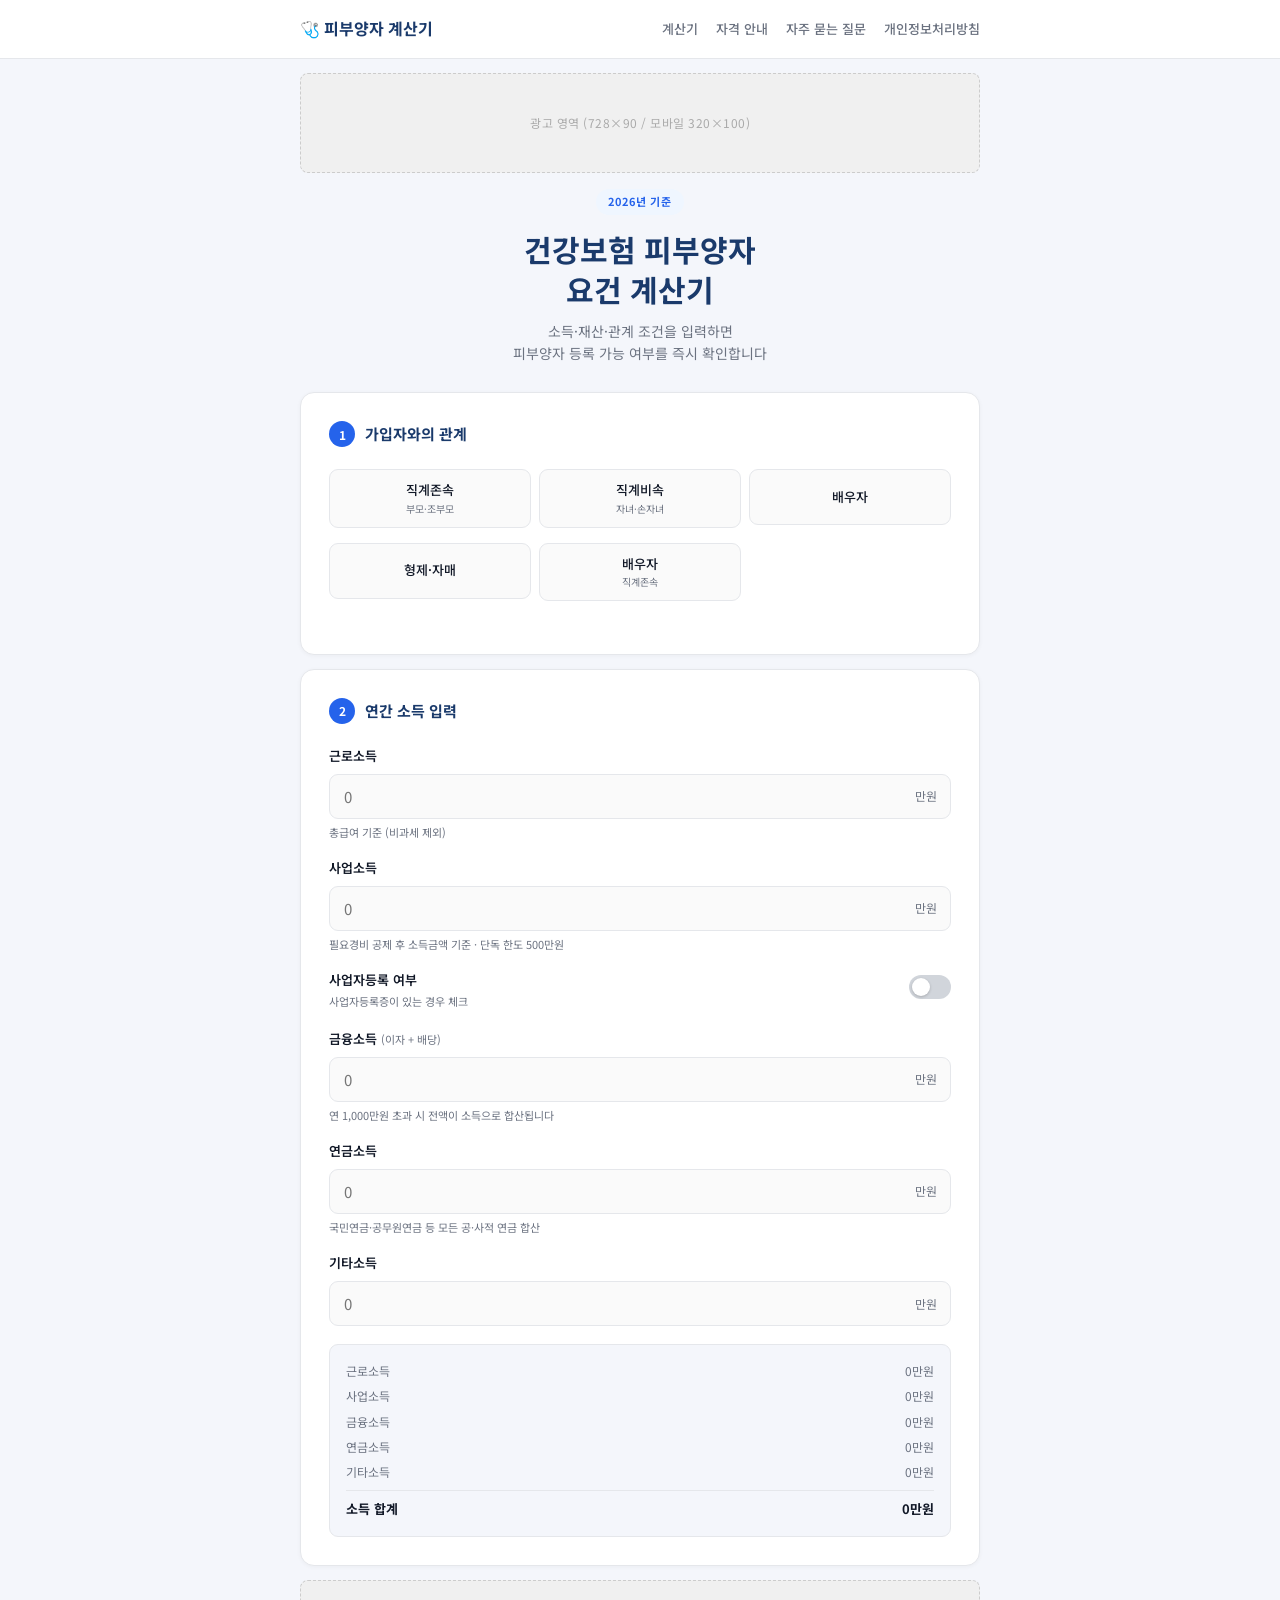
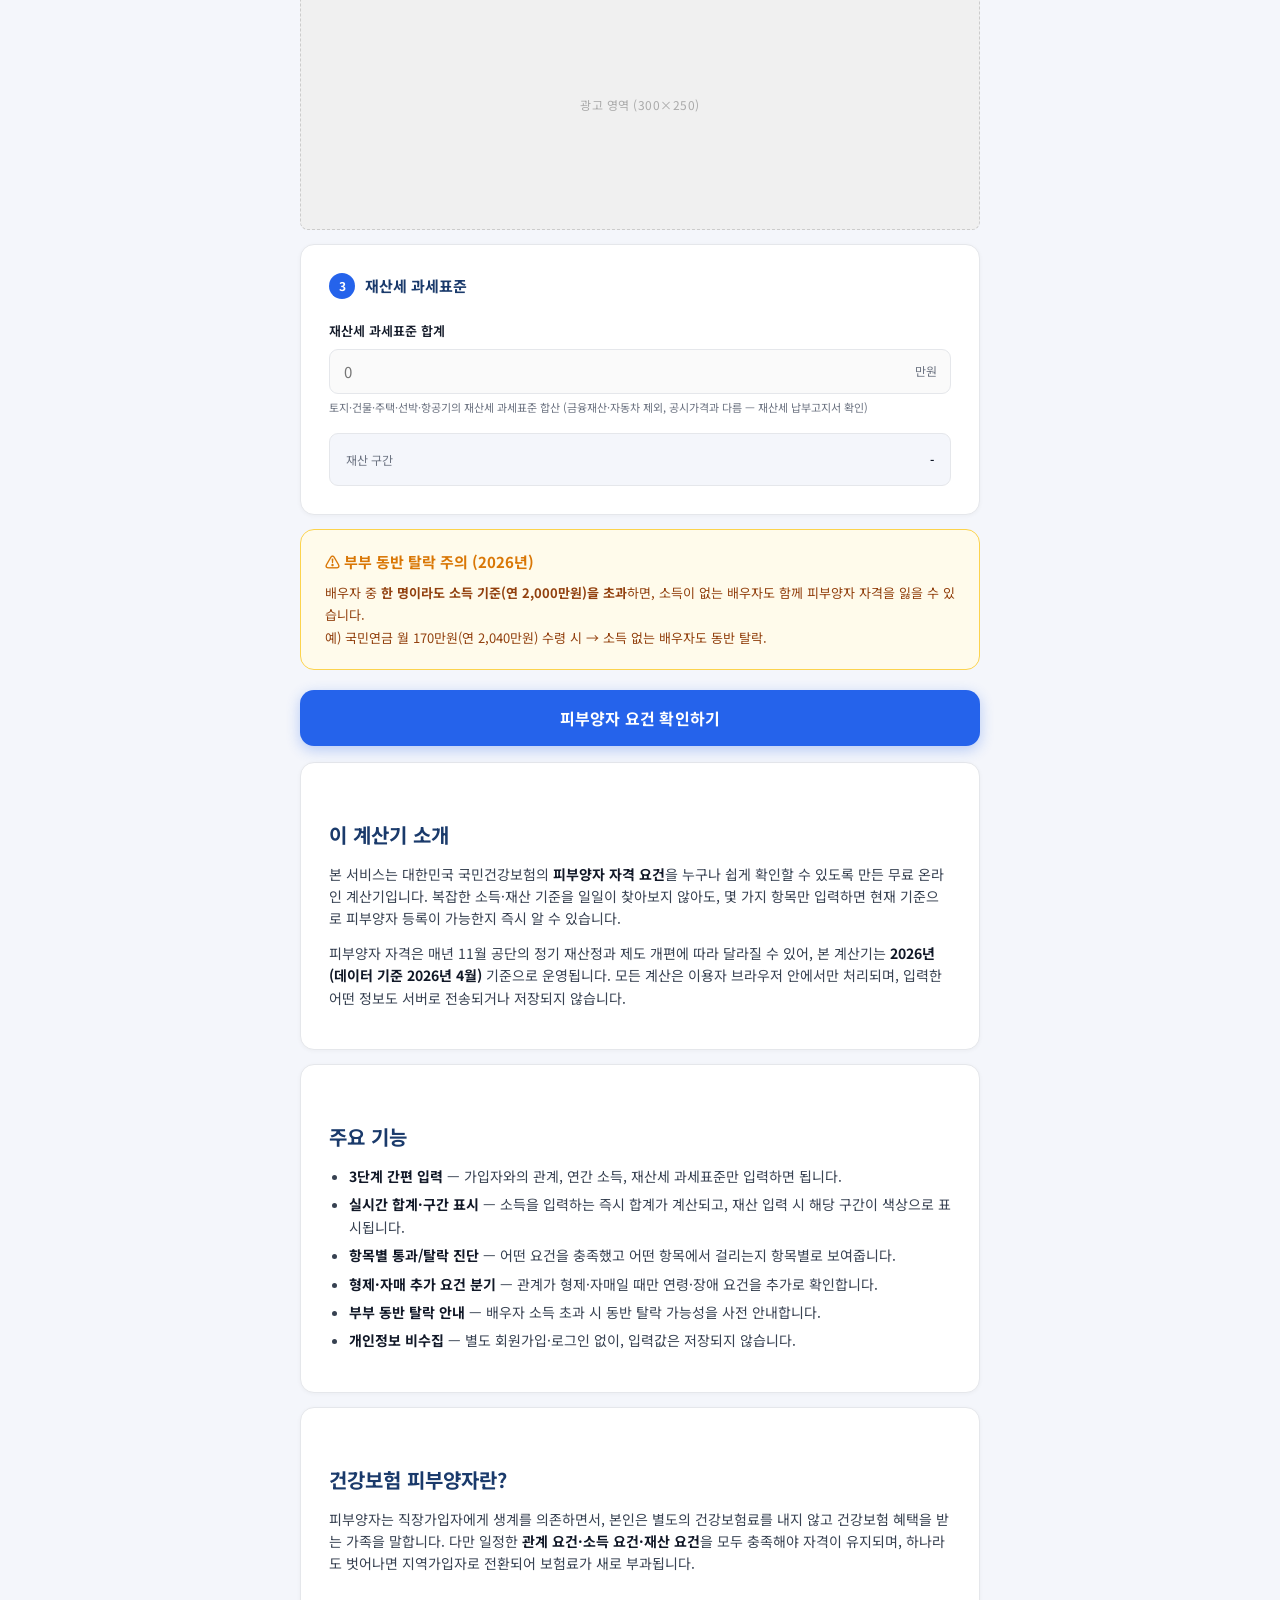
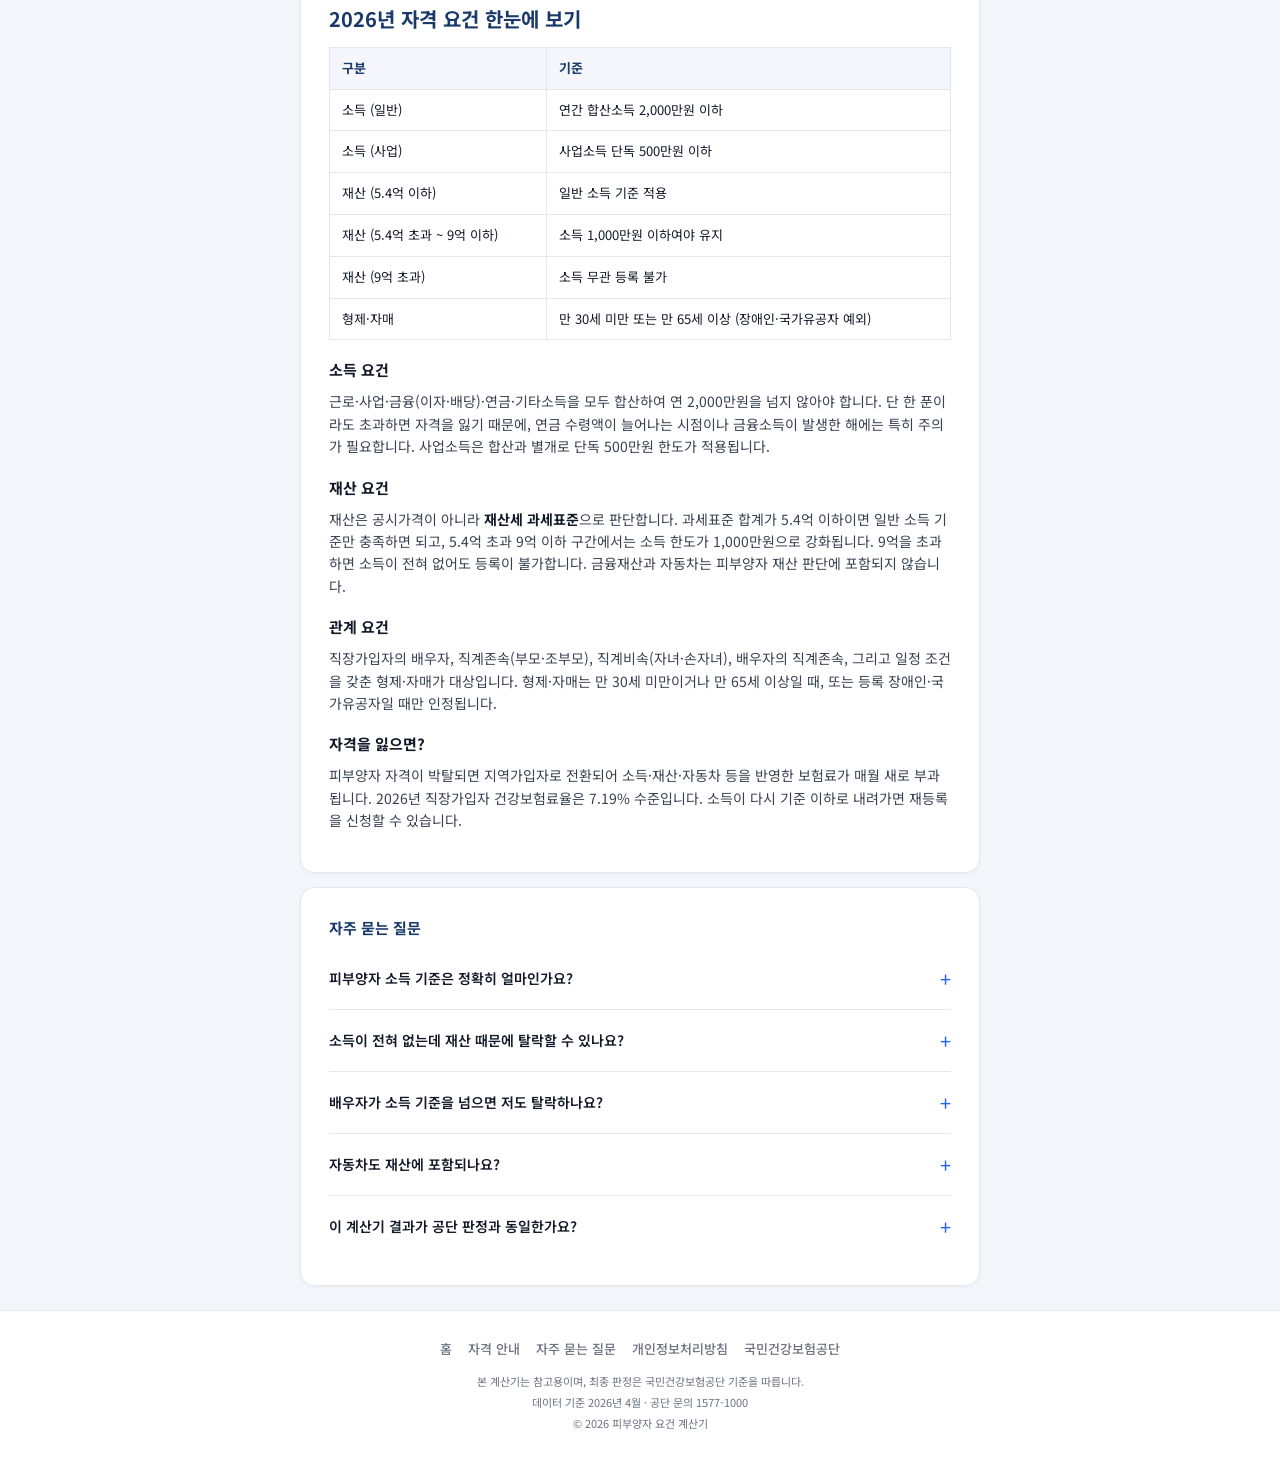
<file: 사이트 테스트/index.html>
<!DOCTYPE html>
<html lang="ko">
<head>
<meta charset="UTF-8">
<meta name="viewport" content="width=device-width, initial-scale=1.0">

<!-- ============================================================
     SEO 메타 태그
     ★ YEAR-SENSITIVE: 매년 업데이트 시 아래 "2026"을 함께 수정하세요.
        (title, description, og, JSON-LD의 연도 — 검색엔진은 정적 텍스트를 읽습니다)
     ============================================================ -->
<title>건강보험 피부양자 요건 계산기 2026 | 소득·재산 자격 조회</title>
<meta name="description" content="2026년 건강보험 피부양자 자격 요건을 소득·재산·관계 입력만으로 즉시 확인하세요. 연 소득 2,000만원·재산세 과세표준 9억 기준 자동 판정, 부부 동반 탈락 안내 포함. 무료.">
<meta name="keywords" content="건강보험 피부양자, 피부양자 자격, 피부양자 요건, 피부양자 계산기, 2026 피부양자, 피부양자 소득 기준, 피부양자 재산 기준, 피부양자 탈락">
<meta name="robots" content="index, follow">
<link rel="canonical" href="https://example.com/">

<!-- Open Graph -->
<meta property="og:type" content="website">
<meta property="og:title" content="건강보험 피부양자 요건 계산기 2026">
<meta property="og:description" content="소득·재산·관계만 입력하면 2026년 피부양자 등록 가능 여부를 즉시 확인. 무료 계산기.">
<meta property="og:url" content="https://example.com/">
<meta property="og:locale" content="ko_KR">
<meta name="twitter:card" content="summary">
<meta name="twitter:title" content="건강보험 피부양자 요건 계산기 2026">
<meta name="twitter:description" content="소득·재산·관계만 입력하면 피부양자 자격을 즉시 확인하는 무료 계산기.">

<link href="https://fonts.googleapis.com/css2?family=Noto+Sans+KR:wght@300;400;500;600;700&display=swap" rel="stylesheet">
<link rel="stylesheet" href="styles.css">

<!-- ============================================================
     Google AdSense (승인 후 client ID 입력 + 주석 해제)
     ============================================================ -->
<!-- <script async src="https://pagead2.googlesyndication.com/pagead/js/adsbygoogle.js?client=ca-pub-XXXXXXXXXXXXXXXX" crossorigin="anonymous"></script> -->

<!-- ============================================================
     구조화 데이터 (JSON-LD) — 검색 리치 결과용
     ★ YEAR-SENSITIVE: 연도/기준 변경 시 함께 수정
     ============================================================ -->
<script type="application/ld+json">
{
  "@context": "https://schema.org",
  "@type": "WebApplication",
  "name": "건강보험 피부양자 요건 계산기",
  "applicationCategory": "FinanceApplication",
  "operatingSystem": "All",
  "offers": { "@type": "Offer", "price": "0", "priceCurrency": "KRW" },
  "description": "2026년 건강보험 피부양자 자격 요건을 소득·재산·관계 입력으로 즉시 확인하는 무료 계산기."
}
</script>
<script type="application/ld+json">
{
  "@context": "https://schema.org",
  "@type": "FAQPage",
  "mainEntity": [
    {
      "@type": "Question",
      "name": "건강보험 피부양자 소득 기준은 얼마인가요?",
      "acceptedAnswer": { "@type": "Answer", "text": "2026년 기준 연간 합산소득(근로·사업·금융·연금·기타)이 2,000만원 이하여야 합니다. 사업소득은 단독으로 연 500만원 이하라는 별도 기준이 적용됩니다." }
    },
    {
      "@type": "Question",
      "name": "재산이 많으면 소득이 없어도 탈락하나요?",
      "acceptedAnswer": { "@type": "Answer", "text": "네. 재산세 과세표준 합계가 9억원을 초과하면 소득과 무관하게 피부양자 자격을 잃습니다. 5.4억 초과 9억 이하 구간은 연 소득 1,000만원 이하여야 유지됩니다." }
    },
    {
      "@type": "Question",
      "name": "배우자가 소득 기준을 넘으면 나도 탈락하나요?",
      "acceptedAnswer": { "@type": "Answer", "text": "부부 중 한 명이라도 소득 기준을 초과하면, 소득이 없는 배우자도 함께 피부양자 자격을 잃을 수 있습니다(부부 동반 탈락)." }
    }
  ]
}
</script>
</head>

<body>

<!-- ── 네비게이션 ── -->
<nav class="site-nav">
  <div class="container">
    <a href="index.html" class="logo">🩺 피부양자 계산기</a>
    <div class="nav-links">
      <a href="#calculator">계산기</a>
      <a href="#guide">자격 안내</a>
      <a href="#faq">자주 묻는 질문</a>
      <a href="privacy.html">개인정보처리방침</a>
    </div>
  </div>
</nav>

<main class="container">

  <!-- 상단 광고 -->
  <div class="ad-slot ad-slot-top">광고 영역 (728×90 / 모바일 320×100)</div>

  <!-- ── 헤더 ── -->
  <header class="page-header">
    <span class="badge"><span data-year>2026</span>년 기준</span>
    <h1>건강보험 피부양자<br>요건 계산기</h1>
    <p>소득·재산·관계 조건을 입력하면<br>피부양자 등록 가능 여부를 즉시 확인합니다</p>
  </header>

  <!-- =========================================================
       계산기
       ========================================================= -->
  <section id="calculator">

    <!-- STEP 1 관계 -->
    <div class="card">
      <div class="card-title"><span class="step-badge">1</span>가입자와의 관계</div>
      <div class="field">
        <div class="radio-group">
          <div class="radio-option">
            <input type="radio" name="relation" id="r-parent" value="직계존속">
            <label for="r-parent">직계존속<small>부모·조부모</small></label>
          </div>
          <div class="radio-option">
            <input type="radio" name="relation" id="r-child" value="직계비속">
            <label for="r-child">직계비속<small>자녀·손자녀</small></label>
          </div>
          <div class="radio-option">
            <input type="radio" name="relation" id="r-spouse" value="배우자">
            <label for="r-spouse">배우자</label>
          </div>
          <div class="radio-option">
            <input type="radio" name="relation" id="r-sibling" value="형제자매">
            <label for="r-sibling">형제·자매</label>
          </div>
          <div class="radio-option">
            <input type="radio" name="relation" id="r-inlaw" value="배우자부모">
            <label for="r-inlaw">배우자<small>직계존속</small></label>
          </div>
        </div>
      </div>
      <div id="sibling-extra" class="conditional">
        <div class="section-divider"><span>형제·자매 추가 확인 항목</span></div>
        <div class="toggle-row">
          <div class="toggle-label-wrap">
            <div class="tl">만 30세 미만 또는 만 65세 이상</div>
            <div class="ts">두 조건 중 하나에 해당하는 경우</div>
          </div>
          <label class="toggle"><input type="checkbox" id="sib-age"><span class="t-slider"></span></label>
        </div>
        <div class="toggle-row">
          <div class="toggle-label-wrap">
            <div class="tl">장애인 또는 국가유공자</div>
            <div class="ts">등록 장애인·보훈 대상자</div>
          </div>
          <label class="toggle"><input type="checkbox" id="sib-disabled"><span class="t-slider"></span></label>
        </div>
      </div>
    </div>

    <!-- STEP 2 소득 -->
    <div class="card">
      <div class="card-title"><span class="step-badge">2</span>연간 소득 입력</div>
      <div class="field">
        <label>근로소득</label>
        <div class="input-wrap"><input type="number" id="inc-work" placeholder="0" min="0"><span class="unit">만원</span></div>
        <div class="hint">총급여 기준 (비과세 제외)</div>
      </div>
      <div class="field">
        <label>사업소득</label>
        <div class="input-wrap"><input type="number" id="inc-biz" placeholder="0" min="0"><span class="unit">만원</span></div>
        <div class="hint">필요경비 공제 후 소득금액 기준 · 단독 한도 <span data-income-business>500만원</span></div>
      </div>
      <div class="field">
        <div class="toggle-row" style="padding:0;border:none;">
          <div class="toggle-label-wrap">
            <div class="tl">사업자등록 여부</div>
            <div class="ts">사업자등록증이 있는 경우 체크</div>
          </div>
          <label class="toggle"><input type="checkbox" id="biz-reg"><span class="t-slider"></span></label>
        </div>
      </div>
      <div class="field">
        <label>금융소득 <span style="font-weight:400;font-size:11px;color:var(--text-secondary)">(이자 + 배당)</span></label>
        <div class="input-wrap"><input type="number" id="inc-fin" placeholder="0" min="0"><span class="unit">만원</span></div>
        <div class="hint">연 1,000만원 초과 시 전액이 소득으로 합산됩니다</div>
      </div>
      <div class="field">
        <label>연금소득</label>
        <div class="input-wrap"><input type="number" id="inc-pension" placeholder="0" min="0"><span class="unit">만원</span></div>
        <div class="hint">국민연금·공무원연금 등 모든 공·사적 연금 합산</div>
      </div>
      <div class="field">
        <label>기타소득</label>
        <div class="input-wrap"><input type="number" id="inc-other" placeholder="0" min="0"><span class="unit">만원</span></div>
      </div>
      <div class="summary-box">
        <div class="summary-row"><span>근로소득</span><span id="s-work">0만원</span></div>
        <div class="summary-row"><span>사업소득</span><span id="s-biz">0만원</span></div>
        <div class="summary-row"><span>금융소득</span><span id="s-fin">0만원</span></div>
        <div class="summary-row"><span>연금소득</span><span id="s-pension">0만원</span></div>
        <div class="summary-row"><span>기타소득</span><span id="s-other">0만원</span></div>
        <div class="summary-row total"><span>소득 합계</span><span id="s-total">0만원</span></div>
      </div>
    </div>

    <!-- 중간 광고 -->
    <div class="ad-slot ad-slot-mid">광고 영역 (300×250)</div>

    <!-- STEP 3 재산 -->
    <div class="card">
      <div class="card-title"><span class="step-badge">3</span>재산세 과세표준</div>
      <div class="field">
        <label>재산세 과세표준 합계</label>
        <div class="input-wrap"><input type="number" id="property" placeholder="0" min="0"><span class="unit">만원</span></div>
        <div class="hint">토지·건물·주택·선박·항공기의 재산세 과세표준 합산 (금융재산·자동차 제외, 공시가격과 다름 — 재산세 납부고지서 확인)</div>
      </div>
      <div class="summary-box">
        <div class="summary-row"><span>재산 구간</span><span id="prop-tier" style="font-weight:600;color:var(--text)">-</span></div>
        <div class="summary-row note" id="prop-note" style="display:none;"><span id="prop-note-text"></span></div>
      </div>
    </div>

    <!-- 부부 동반 탈락 안내 -->
    <div class="callout warn">
      <div class="callout-title">⚠ 부부 동반 탈락 주의 (<span data-year>2026</span>년)</div>
      <p>배우자 중 <strong>한 명이라도 소득 기준(연 <span data-income-general>2,000만원</span>)을 초과</strong>하면, 소득이 없는 배우자도 함께 피부양자 자격을 잃을 수 있습니다.<br>예) 국민연금 월 170만원(연 2,040만원) 수령 시 → 소득 없는 배우자도 동반 탈락.</p>
    </div>

    <button class="btn" id="calc-btn">피부양자 요건 확인하기</button>
    <div id="result" class="result"></div>
    <div class="ad-slot ad-slot-bottom" id="ad-after-result" style="display:none;">광고 영역 (728×90)</div>
  </section>

  <!-- =========================================================
       사이트 소개
       ========================================================= -->
  <section id="about" class="card prose">
    <h2>이 계산기 소개</h2>
    <p>본 서비스는 대한민국 국민건강보험의 <strong>피부양자 자격 요건</strong>을 누구나 쉽게 확인할 수 있도록 만든 무료 온라인 계산기입니다. 복잡한 소득·재산 기준을 일일이 찾아보지 않아도, 몇 가지 항목만 입력하면 현재 기준으로 피부양자 등록이 가능한지 즉시 알 수 있습니다.</p>
    <p>피부양자 자격은 매년 11월 공단의 정기 재산정과 제도 개편에 따라 달라질 수 있어, 본 계산기는 <strong><span data-year>2026</span>년 (데이터 기준 <span data-updated>2026년 4월</span>)</strong> 기준으로 운영됩니다. 모든 계산은 이용자 브라우저 안에서만 처리되며, 입력한 어떤 정보도 서버로 전송되거나 저장되지 않습니다.</p>
  </section>

  <!-- 기능 소개 -->
  <section id="features" class="card prose">
    <h2>주요 기능</h2>
    <ul>
      <li><strong>3단계 간편 입력</strong> — 가입자와의 관계, 연간 소득, 재산세 과세표준만 입력하면 됩니다.</li>
      <li><strong>실시간 합계·구간 표시</strong> — 소득을 입력하는 즉시 합계가 계산되고, 재산 입력 시 해당 구간이 색상으로 표시됩니다.</li>
      <li><strong>항목별 통과/탈락 진단</strong> — 어떤 요건을 충족했고 어떤 항목에서 걸리는지 항목별로 보여줍니다.</li>
      <li><strong>형제·자매 추가 요건 분기</strong> — 관계가 형제·자매일 때만 연령·장애 요건을 추가로 확인합니다.</li>
      <li><strong>부부 동반 탈락 안내</strong> — 배우자 소득 초과 시 동반 탈락 가능성을 사전 안내합니다.</li>
      <li><strong>개인정보 비수집</strong> — 별도 회원가입·로그인 없이, 입력값은 저장되지 않습니다.</li>
    </ul>
  </section>

  <!-- =========================================================
       자격 요건 안내 (콘텐츠)
       ========================================================= -->
  <section id="guide" class="card prose">
    <h2>건강보험 피부양자란?</h2>
    <p>피부양자는 직장가입자에게 생계를 의존하면서, 본인은 별도의 건강보험료를 내지 않고 건강보험 혜택을 받는 가족을 말합니다. 다만 일정한 <strong>관계 요건·소득 요건·재산 요건</strong>을 모두 충족해야 자격이 유지되며, 하나라도 벗어나면 지역가입자로 전환되어 보험료가 새로 부과됩니다.</p>

    <h2><span data-year>2026</span>년 자격 요건 한눈에 보기</h2>
    <table class="criteria-table">
      <thead>
        <tr><th>구분</th><th>기준</th></tr>
      </thead>
      <tbody>
        <tr><td>소득 (일반)</td><td>연간 합산소득 <span data-income-general>2,000만원</span> 이하</td></tr>
        <tr><td>소득 (사업)</td><td>사업소득 단독 <span data-income-business>500만원</span> 이하</td></tr>
        <tr><td>재산 (<span data-prop-tier1>5.4억</span> 이하)</td><td>일반 소득 기준 적용</td></tr>
        <tr><td>재산 (<span data-prop-tier1>5.4억</span> 초과 ~ <span data-prop-tier2>9억</span> 이하)</td><td>소득 <span data-income-reduced>1,000만원</span> 이하여야 유지</td></tr>
        <tr><td>재산 (<span data-prop-tier2>9억</span> 초과)</td><td>소득 무관 등록 불가</td></tr>
        <tr><td>형제·자매</td><td>만 30세 미만 또는 만 65세 이상 (장애인·국가유공자 예외)</td></tr>
      </tbody>
    </table>

    <h3>소득 요건</h3>
    <p>근로·사업·금융(이자·배당)·연금·기타소득을 모두 합산하여 연 <span data-income-general>2,000만원</span>을 넘지 않아야 합니다. 단 한 푼이라도 초과하면 자격을 잃기 때문에, 연금 수령액이 늘어나는 시점이나 금융소득이 발생한 해에는 특히 주의가 필요합니다. 사업소득은 합산과 별개로 단독 <span data-income-business>500만원</span> 한도가 적용됩니다.</p>

    <h3>재산 요건</h3>
    <p>재산은 공시가격이 아니라 <strong>재산세 과세표준</strong>으로 판단합니다. 과세표준 합계가 <span data-prop-tier1>5.4억</span> 이하이면 일반 소득 기준만 충족하면 되고, <span data-prop-tier1>5.4억</span> 초과 <span data-prop-tier2>9억</span> 이하 구간에서는 소득 한도가 <span data-income-reduced>1,000만원</span>으로 강화됩니다. <span data-prop-tier2>9억</span>을 초과하면 소득이 전혀 없어도 등록이 불가합니다. 금융재산과 자동차는 피부양자 재산 판단에 포함되지 않습니다.</p>

    <h3>관계 요건</h3>
    <p>직장가입자의 배우자, 직계존속(부모·조부모), 직계비속(자녀·손자녀), 배우자의 직계존속, 그리고 일정 조건을 갖춘 형제·자매가 대상입니다. 형제·자매는 만 30세 미만이거나 만 65세 이상일 때, 또는 등록 장애인·국가유공자일 때만 인정됩니다.</p>

    <h3>자격을 잃으면?</h3>
    <p>피부양자 자격이 박탈되면 지역가입자로 전환되어 소득·재산·자동차 등을 반영한 보험료가 매월 새로 부과됩니다. <span data-year>2026</span>년 직장가입자 건강보험료율은 <span data-rate>7.19%</span> 수준입니다. 소득이 다시 기준 이하로 내려가면 재등록을 신청할 수 있습니다.</p>
  </section>

  <!-- =========================================================
       FAQ
       ========================================================= -->
  <section id="faq" class="card">
    <div class="card-title" style="margin-bottom:8px;">자주 묻는 질문</div>
    <div class="faq-item">
      <button class="faq-q">피부양자 소득 기준은 정확히 얼마인가요?</button>
      <div class="faq-a">연간 합산소득(근로·사업·금융·연금·기타)이 <span data-income-general>2,000만원</span> 이하여야 합니다. 사업소득은 단독으로 <span data-income-business>500만원</span> 이하라는 별도 기준이 함께 적용됩니다.</div>
    </div>
    <div class="faq-item">
      <button class="faq-q">소득이 전혀 없는데 재산 때문에 탈락할 수 있나요?</button>
      <div class="faq-a">네. 재산세 과세표준 합계가 <span data-prop-tier2>9억</span>을 초과하면 소득과 무관하게 자격을 잃습니다. <span data-prop-tier1>5.4억</span> 초과 <span data-prop-tier2>9억</span> 이하 구간은 연 소득 <span data-income-reduced>1,000만원</span> 이하여야 유지됩니다.</div>
    </div>
    <div class="faq-item">
      <button class="faq-q">배우자가 소득 기준을 넘으면 저도 탈락하나요?</button>
      <div class="faq-a">소득 요건은 부부를 각각 판단하지만, 한 명이라도 소득 기준을 초과하면 다른 배우자도 함께 자격을 잃는 '동반 탈락'이 발생할 수 있습니다.</div>
    </div>
    <div class="faq-item">
      <button class="faq-q">자동차도 재산에 포함되나요?</button>
      <div class="faq-a">피부양자 자격 판단의 재산 요건에는 자동차가 포함되지 않습니다. 다만 지역가입자로 전환된 후 보험료를 산정할 때는 고가 차량이 반영될 수 있습니다.</div>
    </div>
    <div class="faq-item">
      <button class="faq-q">이 계산기 결과가 공단 판정과 동일한가요?</button>
      <div class="faq-a">본 계산기는 일반적인 기준을 바탕으로 한 참고용 도구입니다. 사업자등록 여부, 소득 종류별 세부 산정 등 예외가 많아, 최종 판정은 반드시 국민건강보험공단(<span data-nhis-phone>1577-1000</span>)을 통해 확인하시기 바랍니다.</div>
    </div>
  </section>

</main>

<!-- ── 푸터 ── -->
<footer class="site-footer">
  <div class="container">
    <div class="foot-links">
      <a href="index.html">홈</a>
      <a href="#guide">자격 안내</a>
      <a href="#faq">자주 묻는 질문</a>
      <a href="privacy.html">개인정보처리방침</a>
      <a href="https://www.nhis.or.kr" target="_blank" rel="noopener">국민건강보험공단</a>
    </div>
    <div class="foot-meta">
      본 계산기는 참고용이며, 최종 판정은 국민건강보험공단 기준을 따릅니다.<br>
      데이터 기준 <span data-updated>2026년 4월</span> · 공단 문의 1577-1000<br>
      © <span data-year>2026</span> 피부양자 요건 계산기
    </div>
  </div>
</footer>

<script src="config.js"></script>
<script src="app.js"></script>
</body>
</html>
</file>
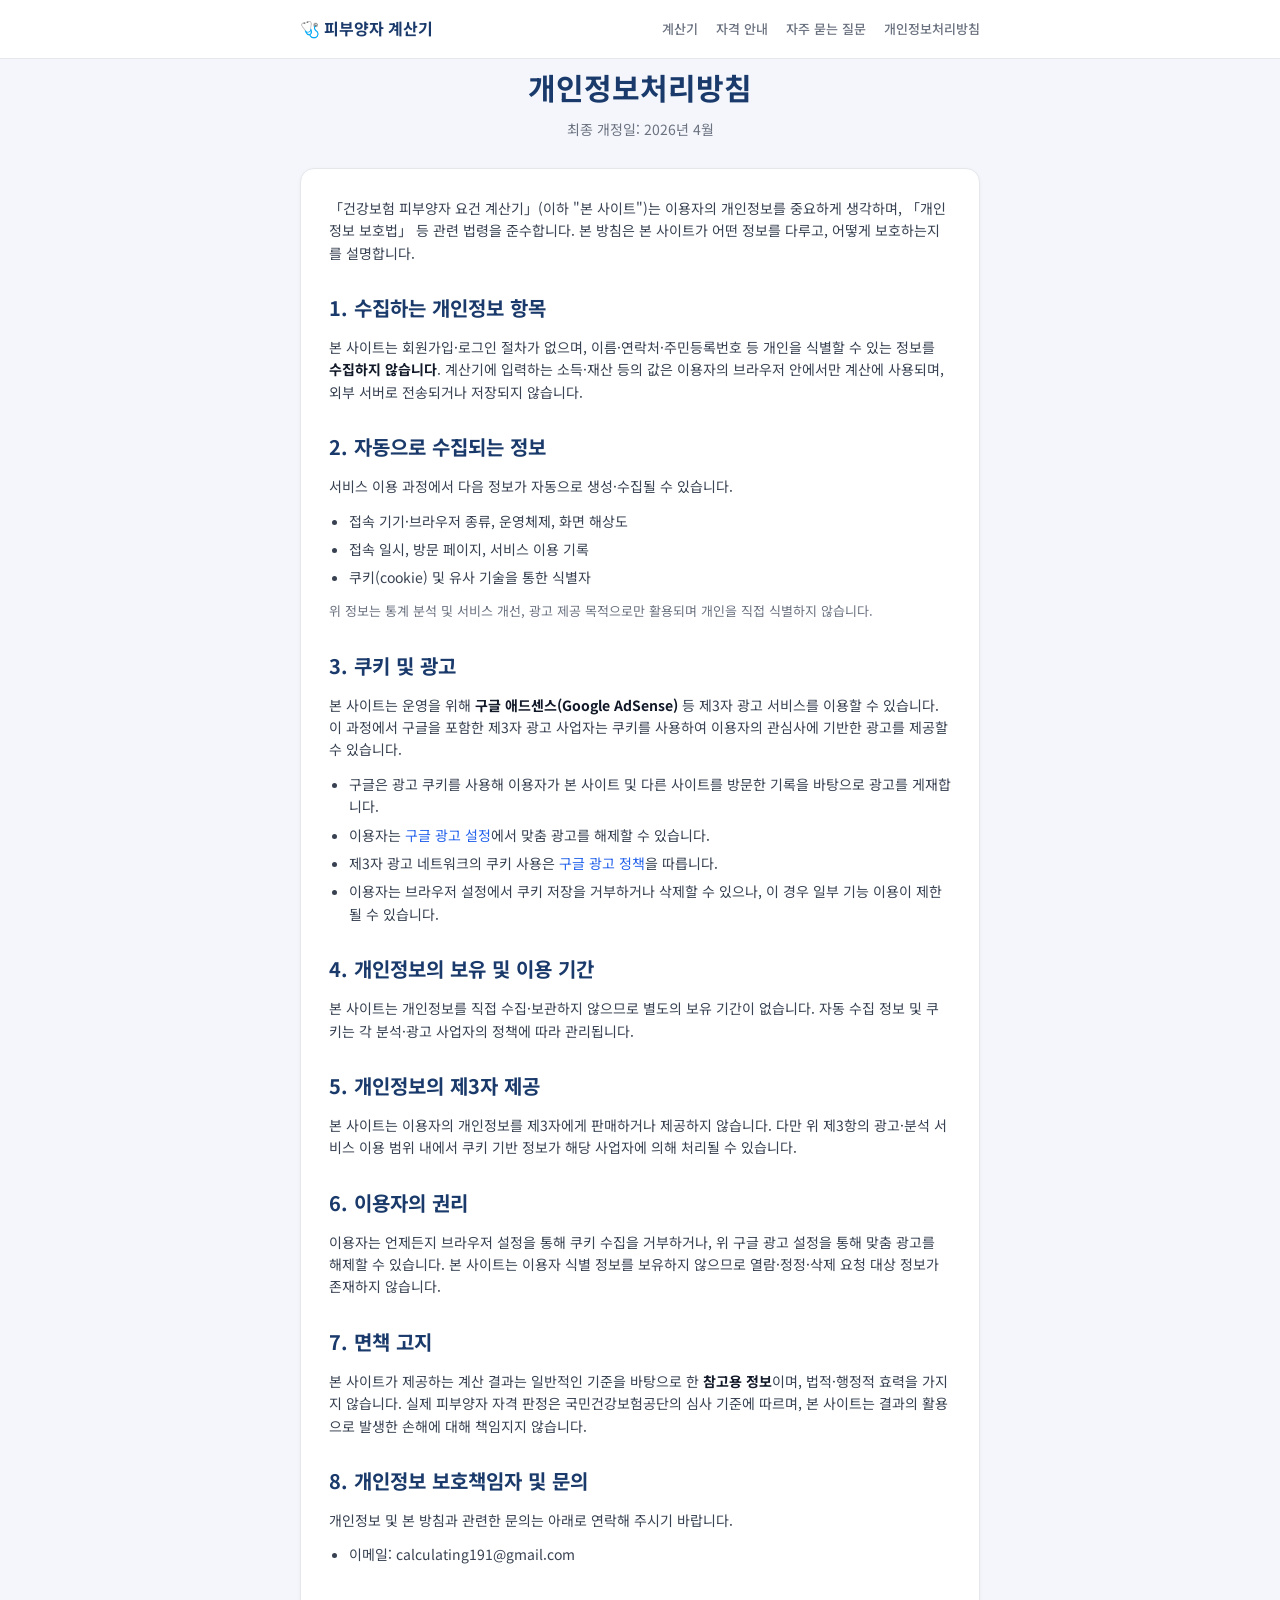
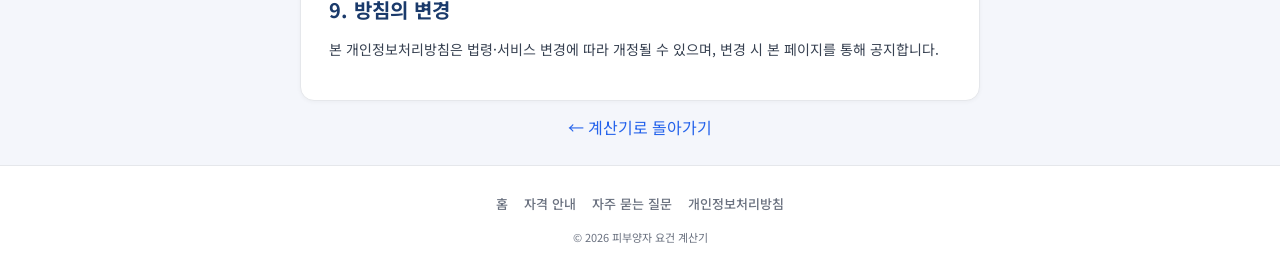
<file: 사이트 테스트/privacy.html>
<!DOCTYPE html>
<html lang="ko">
<head>
<meta charset="UTF-8">
<meta name="viewport" content="width=device-width, initial-scale=1.0">
<title>개인정보처리방침 | 건강보험 피부양자 요건 계산기</title>
<meta name="description" content="건강보험 피부양자 요건 계산기의 개인정보처리방침입니다. 입력 정보 비수집 원칙, 광고(Google AdSense) 쿠키 사용, 이용자 권리를 안내합니다.">
<meta name="robots" content="index, follow">
<link rel="canonical" href="https://example.com/privacy.html">
<link href="https://fonts.googleapis.com/css2?family=Noto+Sans+KR:wght@300;400;500;600;700&display=swap" rel="stylesheet">
<link rel="stylesheet" href="styles.css">
</head>
<body>

<nav class="site-nav">
  <div class="container">
    <a href="index.html" class="logo">🩺 피부양자 계산기</a>
    <div class="nav-links">
      <a href="index.html#calculator">계산기</a>
      <a href="index.html#guide">자격 안내</a>
      <a href="index.html#faq">자주 묻는 질문</a>
      <a href="privacy.html">개인정보처리방침</a>
    </div>
  </div>
</nav>

<main class="container">
  <header class="page-header">
    <h1>개인정보처리방침</h1>
    <p>최종 개정일: <span data-updated>2026년 4월</span></p>
  </header>

  <article class="card prose">
    <p>「건강보험 피부양자 요건 계산기」(이하 "본 사이트")는 이용자의 개인정보를 중요하게 생각하며, 「개인정보 보호법」 등 관련 법령을 준수합니다. 본 방침은 본 사이트가 어떤 정보를 다루고, 어떻게 보호하는지를 설명합니다.</p>

    <h2>1. 수집하는 개인정보 항목</h2>
    <p>본 사이트는 회원가입·로그인 절차가 없으며, 이름·연락처·주민등록번호 등 개인을 식별할 수 있는 정보를 <strong>수집하지 않습니다</strong>. 계산기에 입력하는 소득·재산 등의 값은 이용자의 브라우저 안에서만 계산에 사용되며, 외부 서버로 전송되거나 저장되지 않습니다.</p>

    <h2>2. 자동으로 수집되는 정보</h2>
    <p>서비스 이용 과정에서 다음 정보가 자동으로 생성·수집될 수 있습니다.</p>
    <ul>
      <li>접속 기기·브라우저 종류, 운영체제, 화면 해상도</li>
      <li>접속 일시, 방문 페이지, 서비스 이용 기록</li>
      <li>쿠키(cookie) 및 유사 기술을 통한 식별자</li>
    </ul>
    <p class="muted">위 정보는 통계 분석 및 서비스 개선, 광고 제공 목적으로만 활용되며 개인을 직접 식별하지 않습니다.</p>

    <h2>3. 쿠키 및 광고</h2>
    <p>본 사이트는 운영을 위해 <strong>구글 애드센스(Google AdSense)</strong> 등 제3자 광고 서비스를 이용할 수 있습니다. 이 과정에서 구글을 포함한 제3자 광고 사업자는 쿠키를 사용하여 이용자의 관심사에 기반한 광고를 제공할 수 있습니다.</p>
    <ul>
      <li>구글은 광고 쿠키를 사용해 이용자가 본 사이트 및 다른 사이트를 방문한 기록을 바탕으로 광고를 게재합니다.</li>
      <li>이용자는 <a href="https://www.google.com/settings/ads" target="_blank" rel="noopener">구글 광고 설정</a>에서 맞춤 광고를 해제할 수 있습니다.</li>
      <li>제3자 광고 네트워크의 쿠키 사용은 <a href="https://policies.google.com/technologies/ads" target="_blank" rel="noopener">구글 광고 정책</a>을 따릅니다.</li>
      <li>이용자는 브라우저 설정에서 쿠키 저장을 거부하거나 삭제할 수 있으나, 이 경우 일부 기능 이용이 제한될 수 있습니다.</li>
    </ul>

    <h2>4. 개인정보의 보유 및 이용 기간</h2>
    <p>본 사이트는 개인정보를 직접 수집·보관하지 않으므로 별도의 보유 기간이 없습니다. 자동 수집 정보 및 쿠키는 각 분석·광고 사업자의 정책에 따라 관리됩니다.</p>

    <h2>5. 개인정보의 제3자 제공</h2>
    <p>본 사이트는 이용자의 개인정보를 제3자에게 판매하거나 제공하지 않습니다. 다만 위 제3항의 광고·분석 서비스 이용 범위 내에서 쿠키 기반 정보가 해당 사업자에 의해 처리될 수 있습니다.</p>

    <h2>6. 이용자의 권리</h2>
    <p>이용자는 언제든지 브라우저 설정을 통해 쿠키 수집을 거부하거나, 위 구글 광고 설정을 통해 맞춤 광고를 해제할 수 있습니다. 본 사이트는 이용자 식별 정보를 보유하지 않으므로 열람·정정·삭제 요청 대상 정보가 존재하지 않습니다.</p>

    <h2>7. 면책 고지</h2>
    <p>본 사이트가 제공하는 계산 결과는 일반적인 기준을 바탕으로 한 <strong>참고용 정보</strong>이며, 법적·행정적 효력을 가지지 않습니다. 실제 피부양자 자격 판정은 국민건강보험공단의 심사 기준에 따르며, 본 사이트는 결과의 활용으로 발생한 손해에 대해 책임지지 않습니다.</p>

    <h2>8. 개인정보 보호책임자 및 문의</h2>
    <p>개인정보 및 본 방침과 관련한 문의는 아래로 연락해 주시기 바랍니다.</p>
    <ul>
      <li>이메일: <span data-email>your-email@example.com</span></li>
    </ul>

    <h2>9. 방침의 변경</h2>
    <p>본 개인정보처리방침은 법령·서비스 변경에 따라 개정될 수 있으며, 변경 시 본 페이지를 통해 공지합니다.</p>
  </article>

  <p style="text-align:center;margin-top:8px;"><a href="index.html">← 계산기로 돌아가기</a></p>
</main>

<footer class="site-footer">
  <div class="container">
    <div class="foot-links">
      <a href="index.html">홈</a>
      <a href="index.html#guide">자격 안내</a>
      <a href="index.html#faq">자주 묻는 질문</a>
      <a href="privacy.html">개인정보처리방침</a>
    </div>
    <div class="foot-meta">© <span data-year>2026</span> 피부양자 요건 계산기</div>
  </div>
</footer>

<script src="config.js"></script>
<script>
  // privacy 페이지: config 값으로 라벨 채움 (연도/갱신일/이메일)
  document.addEventListener("DOMContentLoaded", function () {
    document.querySelectorAll("[data-year]").forEach(el => el.textContent = window.CRITERIA.year);
    document.querySelectorAll("[data-updated]").forEach(el => el.textContent = window.CRITERIA.lastUpdated);
    document.querySelectorAll("[data-email]").forEach(el => el.textContent = window.CONTACT.email);
  });
</script>
</body>
</html>
</file>
<file: 사이트 테스트/styles.css>
/* ============================================================================
 *  공유 스타일시트 (styles.css)
 * ============================================================================
 *  모든 페이지(index.html, privacy.html)가 이 파일을 공유합니다.
 *
 *  ▣ 디자인 토큰은 :root 변수로만 관리합니다.
 *    색상/간격/폰트를 바꾸려면 아래 :root 값만 수정하세요.
 *    다른 AI가 같은 디자인으로 페이지를 추가할 때도 이 변수를 사용하면 됩니다.
 *
 *  ▣ 구조: 1)토큰 2)리셋 3)레이아웃 4)헤더/네비 5)콘텐츠/카드
 *          6)폼 요소 7)결과 8)광고슬롯 9)푸터 10)반응형
 * ==========================================================================*/

/* ── 1) 디자인 토큰 ───────────────────────────────────────────────────── */
:root {
  --bg: #f4f6fb;
  --surface: #ffffff;
  --primary: #1a3a6b;
  --accent: #2563eb;
  --accent-hover: #1d4ed8;
  --accent-light: #eff6ff;
  --success: #059669;
  --success-light: #ecfdf5;
  --danger: #dc2626;
  --danger-light: #fef2f2;
  --warning: #d97706;
  --warning-light: #fffbeb;
  --text: #111827;
  --text-secondary: #6b7280;
  --border: #e5e7eb;
  --radius: 14px;
  --radius-sm: 9px;
  --shadow-card: 0 1px 4px rgba(0,0,0,0.04);
  --maxw: 720px;
  --font: 'Noto Sans KR', -apple-system, BlinkMacSystemFont, sans-serif;
}

/* ── 2) 리셋 ─────────────────────────────────────────────────────────── */
* { box-sizing: border-box; margin: 0; padding: 0; }

html { scroll-behavior: smooth; }

body {
  font-family: var(--font);
  background: var(--bg);
  color: var(--text);
  min-height: 100vh;
  line-height: 1.6;
  -webkit-font-smoothing: antialiased;
}

a { color: var(--accent); text-decoration: none; }
a:hover { text-decoration: underline; }

/* ── 3) 레이아웃 ─────────────────────────────────────────────────────── */
.container { max-width: var(--maxw); margin: 0 auto; padding: 0 20px; }

main { padding: 32px 0 60px; }

section { margin-bottom: 16px; }

/* ── 4) 헤더 / 네비게이션 ────────────────────────────────────────────── */
.site-nav {
  background: var(--surface);
  border-bottom: 1px solid var(--border);
  position: sticky; top: 0; z-index: 100;
}
.site-nav .container {
  display: flex; align-items: center; justify-content: space-between;
  height: 58px;
}
.site-nav .logo {
  font-weight: 700; font-size: 16px; color: var(--primary);
  display: flex; align-items: center; gap: 8px;
}
.site-nav .logo:hover { text-decoration: none; }
.site-nav .nav-links { display: flex; gap: 18px; }
.site-nav .nav-links a {
  font-size: 13px; color: var(--text-secondary); font-weight: 500;
}
.site-nav .nav-links a:hover { color: var(--accent); text-decoration: none; }

.page-header { text-align: center; margin: 8px 0 28px; }
.page-header .badge {
  display: inline-block;
  background: var(--accent-light); color: var(--accent);
  font-size: 11px; font-weight: 700;
  padding: 4px 12px; border-radius: 20px;
  margin-bottom: 14px; letter-spacing: 0.8px;
}
.page-header h1 {
  font-size: 30px; font-weight: 700; color: var(--primary);
  line-height: 1.35; margin-bottom: 10px;
}
.page-header p {
  font-size: 14px; color: var(--text-secondary); line-height: 1.6;
}

/* ── 5) 콘텐츠 / 카드 ────────────────────────────────────────────────── */
.card {
  background: var(--surface);
  border-radius: var(--radius);
  border: 1px solid var(--border);
  padding: 28px;
  margin-bottom: 14px;
  box-shadow: var(--shadow-card);
}

.card-title {
  font-size: 15px; font-weight: 700; color: var(--primary);
  margin-bottom: 22px;
  display: flex; align-items: center; gap: 10px;
}
.step-badge {
  width: 26px; height: 26px;
  background: var(--accent); color: #fff;
  border-radius: 50%; font-size: 12px; font-weight: 700;
  display: flex; align-items: center; justify-content: center; flex-shrink: 0;
}

/* 본문 콘텐츠 (소개/FAQ/약관 공통) */
.prose h2 {
  font-size: 20px; color: var(--primary); font-weight: 700;
  margin: 28px 0 12px;
}
.prose h3 {
  font-size: 15px; color: var(--text); font-weight: 700;
  margin: 18px 0 8px;
}
.prose p { font-size: 14px; color: #374151; margin-bottom: 12px; }
.prose ul, .prose ol { margin: 0 0 12px 20px; }
.prose li { font-size: 14px; color: #374151; margin-bottom: 6px; }
.prose strong { font-weight: 700; color: var(--text); }
.prose .muted { color: var(--text-secondary); font-size: 13px; }

/* 기준 요약 테이블 */
.criteria-table { width: 100%; border-collapse: collapse; margin: 12px 0; font-size: 13px; }
.criteria-table th, .criteria-table td {
  border: 1px solid var(--border); padding: 10px 12px; text-align: left;
}
.criteria-table th { background: var(--bg); font-weight: 700; color: var(--primary); }

/* FAQ 아코디언 */
.faq-item { border-bottom: 1px solid var(--border); }
.faq-item:last-child { border-bottom: none; }
.faq-q {
  width: 100%; text-align: left; background: none; border: none;
  font-family: var(--font); font-size: 14px; font-weight: 600; color: var(--text);
  padding: 16px 0; cursor: pointer;
  display: flex; justify-content: space-between; align-items: center; gap: 12px;
}
.faq-q::after { content: '+'; color: var(--accent); font-size: 20px; font-weight: 400; }
.faq-item.open .faq-q::after { content: '−'; }
.faq-a { display: none; padding: 0 0 16px; font-size: 13px; color: #374151; line-height: 1.7; }
.faq-item.open .faq-a { display: block; }

/* ── 6) 폼 요소 ──────────────────────────────────────────────────────── */
.field { margin-bottom: 18px; }
.field:last-child { margin-bottom: 0; }
.field label { display: block; font-size: 13px; font-weight: 600; margin-bottom: 7px; }
.hint { font-size: 11px; color: var(--text-secondary); margin-top: 5px; line-height: 1.5; }

.input-wrap { position: relative; }
.input-wrap input {
  width: 100%; padding: 11px 52px 11px 14px;
  border: 1.5px solid var(--border); border-radius: var(--radius-sm);
  font-size: 15px; font-family: inherit; color: var(--text);
  background: #fafafa; transition: border-color .18s, box-shadow .18s;
  -moz-appearance: textfield;
}
.input-wrap input::-webkit-outer-spin-button,
.input-wrap input::-webkit-inner-spin-button { -webkit-appearance: none; }
.input-wrap input:focus {
  outline: none; border-color: var(--accent);
  box-shadow: 0 0 0 3px rgba(37,99,235,.1); background: #fff;
}
.input-wrap .unit {
  position: absolute; right: 14px; top: 50%; transform: translateY(-50%);
  font-size: 12px; color: var(--text-secondary); pointer-events: none;
}

.radio-group { display: grid; grid-template-columns: repeat(3,1fr); gap: 8px; }
.radio-option { position: relative; }
.radio-option input[type="radio"] { position: absolute; opacity: 0; pointer-events: none; }
.radio-option label {
  display: flex; flex-direction: column; align-items: center; justify-content: center;
  padding: 11px 6px; border: 1.5px solid var(--border); border-radius: var(--radius-sm);
  font-size: 13px; font-weight: 500; cursor: pointer; transition: all .18s;
  text-align: center; line-height: 1.4; min-height: 56px; background: #fafafa;
}
.radio-option label small { font-size: 10px; font-weight: 400; color: var(--text-secondary); margin-top: 2px; }
.radio-option input:checked + label {
  border-color: var(--accent); background: var(--accent-light);
  color: var(--accent); font-weight: 700;
}
.radio-option input:checked + label small { color: var(--accent); opacity: .8; }

.toggle-row {
  display: flex; align-items: center; justify-content: space-between;
  padding: 12px 0; border-bottom: 1px solid var(--border);
}
.toggle-row:last-child { border-bottom: none; }
.toggle-label-wrap .tl { font-size: 13px; font-weight: 600; }
.toggle-label-wrap .ts { font-size: 11px; color: var(--text-secondary); margin-top: 2px; }
.toggle { position: relative; width: 42px; height: 24px; flex-shrink: 0; }
.toggle input { opacity: 0; width: 0; height: 0; position: absolute; }
.t-slider { position: absolute; inset: 0; background: #d1d5db; border-radius: 24px; cursor: pointer; transition: .2s; }
.t-slider::before {
  content: ''; position: absolute; width: 18px; height: 18px; left: 3px; top: 3px;
  background: #fff; border-radius: 50%; transition: .2s; box-shadow: 0 1px 3px rgba(0,0,0,.2);
}
.toggle input:checked + .t-slider { background: var(--accent); }
.toggle input:checked + .t-slider::before { transform: translateX(18px); }

.section-divider { display: flex; align-items: center; gap: 10px; margin: 6px 0 18px; }
.section-divider span {
  font-size: 11px; color: var(--text-secondary); font-weight: 600;
  white-space: nowrap; letter-spacing: .3px;
}
.section-divider::before, .section-divider::after { content: ''; flex: 1; height: 1px; background: var(--border); }

.conditional { display: none; }
.conditional.show { display: block; }

.summary-box {
  background: var(--bg); border-radius: var(--radius-sm);
  padding: 13px 16px; margin-top: 10px; border: 1px solid var(--border);
}
.summary-row { display: flex; justify-content: space-between; font-size: 12px; padding: 3px 0; color: var(--text-secondary); }
.summary-row.total {
  border-top: 1px solid var(--border); margin-top: 6px; padding-top: 8px;
  font-weight: 700; color: var(--text); font-size: 13px;
}
.summary-row.note { margin-top: 6px; padding-top: 6px; border-top: 1px solid var(--border); font-size: 11px; font-style: italic; }

.btn {
  width: 100%; padding: 16px;
  background: var(--accent); color: #fff; border: none; border-radius: var(--radius);
  font-size: 16px; font-weight: 700; font-family: inherit; cursor: pointer;
  transition: background .2s, transform .1s, box-shadow .2s;
  box-shadow: 0 4px 14px rgba(37,99,235,.3); margin-top: 6px; letter-spacing: .2px;
}
.btn:hover { background: var(--accent-hover); box-shadow: 0 6px 18px rgba(37,99,235,.4); }
.btn:active { transform: scale(.99); }

/* ── 7) 결과 ─────────────────────────────────────────────────────────── */
.result { border-radius: var(--radius); padding: 28px; margin-top: 14px; display: none; animation: fadeUp .35s ease; }
@keyframes fadeUp { from { opacity: 0; transform: translateY(10px); } to { opacity: 1; transform: translateY(0); } }
.result.pass    { background: var(--success-light); border: 1.5px solid #6ee7b7; display: block; }
.result.fail    { background: var(--danger-light);  border: 1.5px solid #fca5a5; display: block; }
.result.warning { background: var(--warning-light); border: 1.5px solid #fcd34d; display: block; }
.result-header { display: flex; align-items: center; gap: 14px; margin-bottom: 20px; }
.result-icon {
  width: 44px; height: 44px; border-radius: 50%;
  display: flex; align-items: center; justify-content: center;
  font-size: 20px; font-weight: 700; color: #fff; flex-shrink: 0;
}
.pass .result-icon { background: var(--success); }
.fail .result-icon { background: var(--danger); }
.warning .result-icon { background: var(--warning); }
.result-title { font-size: 19px; font-weight: 700; }
.pass .result-title { color: var(--success); }
.fail .result-title { color: var(--danger); }
.warning .result-title { color: var(--warning); }
.result-sub { font-size: 13px; color: var(--text-secondary); margin-top: 3px; }
.check-list { display: flex; flex-direction: column; }
.check-item { display: flex; align-items: flex-start; gap: 10px; padding: 10px 0; border-bottom: 1px solid rgba(0,0,0,.07); }
.check-item:last-child { border-bottom: none; }
.ci-icon {
  width: 20px; height: 20px; border-radius: 50%;
  display: flex; align-items: center; justify-content: center;
  font-size: 11px; font-weight: 700; color: #fff; flex-shrink: 0; margin-top: 1px;
}
.ci-icon.ok { background: var(--success); }
.ci-icon.ng { background: var(--danger); }
.ci-icon.warn { background: var(--warning); }
.ci-text strong { font-size: 13px; font-weight: 700; display: block; }
.ci-text span { font-size: 12px; color: var(--text-secondary); line-height: 1.5; }
.notice {
  margin-top: 18px; padding: 12px 14px; background: rgba(0,0,0,.04);
  border-radius: 8px; font-size: 11px; color: var(--text-secondary); line-height: 1.8;
}

/* 강조 박스 (부부 동반 탈락 등) */
.callout { border-radius: var(--radius); padding: 20px 24px; margin-bottom: 14px; }
.callout.warn { background: var(--warning-light); border: 1px solid #fcd34d; }
.callout .callout-title { font-size: 15px; font-weight: 700; color: var(--warning); margin-bottom: 8px; }
.callout p { font-size: 13px; color: #92400e; line-height: 1.7; }

/* ── 8) 광고 슬롯 ────────────────────────────────────────────────────── *
 * 애드센스 승인 후: .ad-slot 내부 placeholder를 <ins class="adsbygoogle">로 교체
 * ----------------------------------------------------------------------- */
.ad-slot {
  width: 100%; background: #f0f0f0; border: 1px dashed #ccc; border-radius: 8px;
  display: flex; align-items: center; justify-content: center;
  color: #aaa; font-size: 12px; letter-spacing: .5px; margin: 14px 0; overflow: hidden;
}
.ad-slot-top    { min-height: 100px; }
.ad-slot-mid    { min-height: 250px; }
.ad-slot-bottom { min-height: 100px; }

/* ── 9) 푸터 ─────────────────────────────────────────────────────────── */
.site-footer {
  background: var(--surface); border-top: 1px solid var(--border);
  padding: 28px 0; margin-top: 24px;
}
.site-footer .container { text-align: center; }
.site-footer .foot-links { margin-bottom: 12px; display: flex; gap: 16px; justify-content: center; flex-wrap: wrap; }
.site-footer .foot-links a { font-size: 13px; color: var(--text-secondary); font-weight: 500; }
.site-footer .foot-meta { font-size: 11px; color: var(--text-secondary); line-height: 1.9; }

/* ── 10) 반응형 ──────────────────────────────────────────────────────── */
@media (max-width: 480px) {
  .page-header h1 { font-size: 24px; }
  .radio-group { grid-template-columns: repeat(2,1fr); }
  .site-nav .nav-links { gap: 12px; }
  .card { padding: 22px; }
}
</file>
